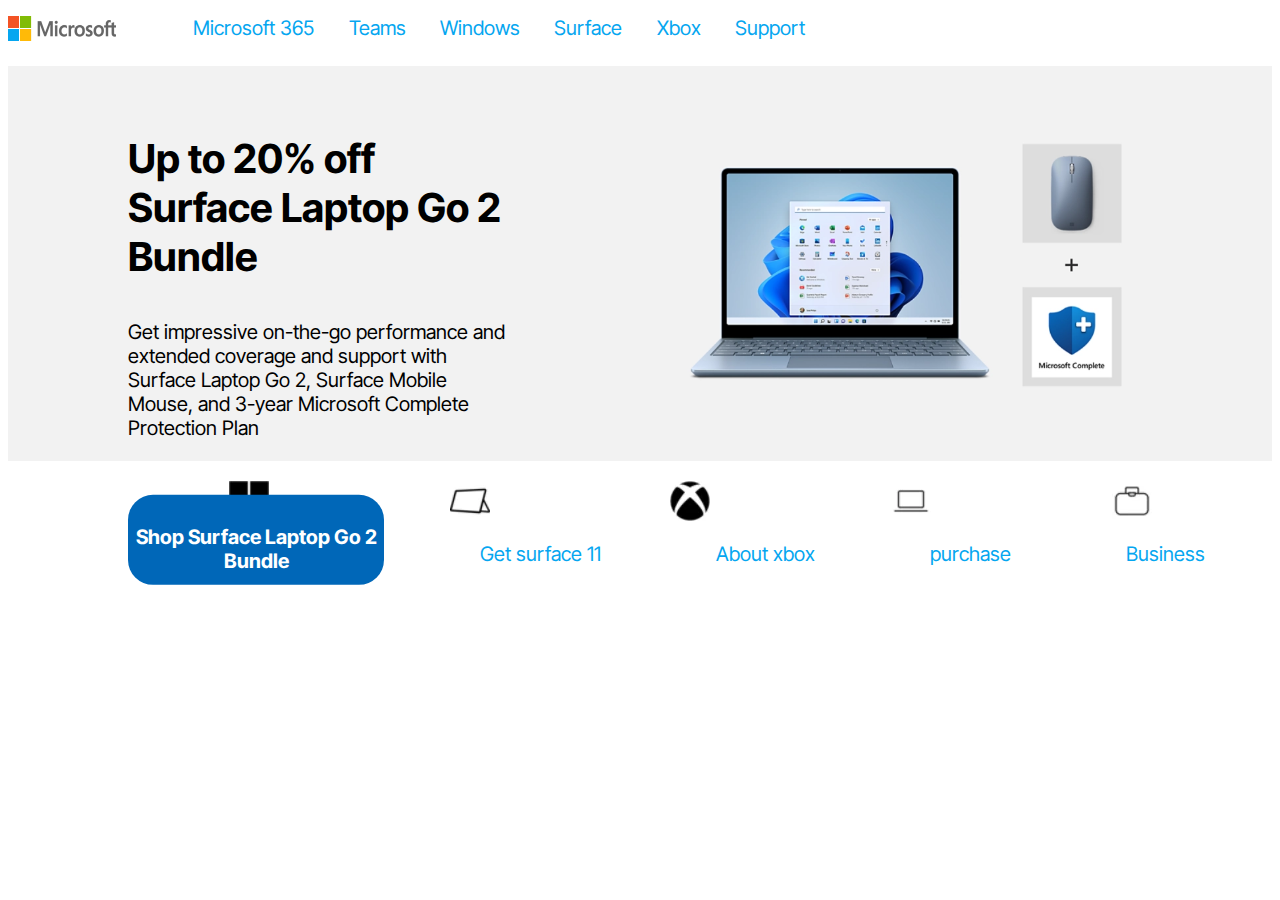
<file: Cucc/index.html>
<!doctype HTML>
<html lang="hu">

<head>
    <title>Macrohard</title>
    <link rel="preconnect" href="https://fonts.googleapis.com">
    <link rel="preconnect" href="https://fonts.gstatic.com" crossorigin>
    <link href="https://fonts.googleapis.com/css2?family=Inter+Tight:wght@300&display=swap" rel="stylesheet">
    <link rel="shortcut icon" href="favicon.ico" type="image/x-icon">
    <link rel="stylesheet" type="text/css" href="css/style.css">

	<!--<script src="js/script.js"></script>-->
	<script>
		const JuanLocation = new Event("juanLocation");
		var juan = document.getElementById("gif");
		juan.addAddEventListener('juanLocation', () =>{
		console.log("juan"+juan.offsetLeft)}
	</script>
</head>

<body>
    <nav class="navigation-bar">
        <img class="logo" src="img/logo.png">
        <ul>
            <li><a href="#">Microsoft 365</a></li>
            <li><a href="#">Teams</a></li>
            <li><a href="#">Windows</a></li>
            <li><a href="#">Surface</a></li>
            <li><a href="#">Xbox</a></li>
            <li><a href="#">Support</a></li>
        </ul>
    </nav>

    <section id="ad">
        <h1 id="advert">Up to 20% off Surface Laptop Go 2 Bundle</h1>
        <p id="adtext">Get impressive on-the-go performance and extended coverage and support with Surface Laptop Go 2, Surface Mobile Mouse, and 3-year Microsoft Complete Protection Plan</p>
        <a class="button" href="surface.html" target="blank">
            Shop Surface Laptop Go 2 Bundle<a>
<img id="adpic" src="img/ad.png">
</section>
<div class="extras">
    <ul>
        <li><a href="https://www.microsoft.com/EN-US/microsoft-365/compare-all-microsoft-365-products?icid=MSCOM_QL_M365" target="_blank" rel="noopener noreferrer"><img src="img/w11.webp"></a></li>
        <li>
            <a href="" target="_blank" rel="noopener noreferrer"><img src="img/surface11.webp" alt=""></a>
        </li>
        <li>
            <a href=""><img src="img/xbox.webp" alt=""></a>
        </li>
        <li>
            <a href=""><img src="img/laptop.webp"></a>
        </li>
        <li>
            <a href="">
                <a href=""><img src="img/briefcase.webp" alt=""></a>
            </a>
        </li>
        </ul>
        </div>
        <div class="extras2">
            <ul>
                <li><a href="">Get microsoft-365</a></li>
                <li><a href="">Get surface 11</a></li>
                <li><a href="">About xbox</a></li>
                <li><a href="">purchase</a></li>
                <li><a href="">Business</a></li>
            </ul>
        </div>
</body>
<html>
</file>
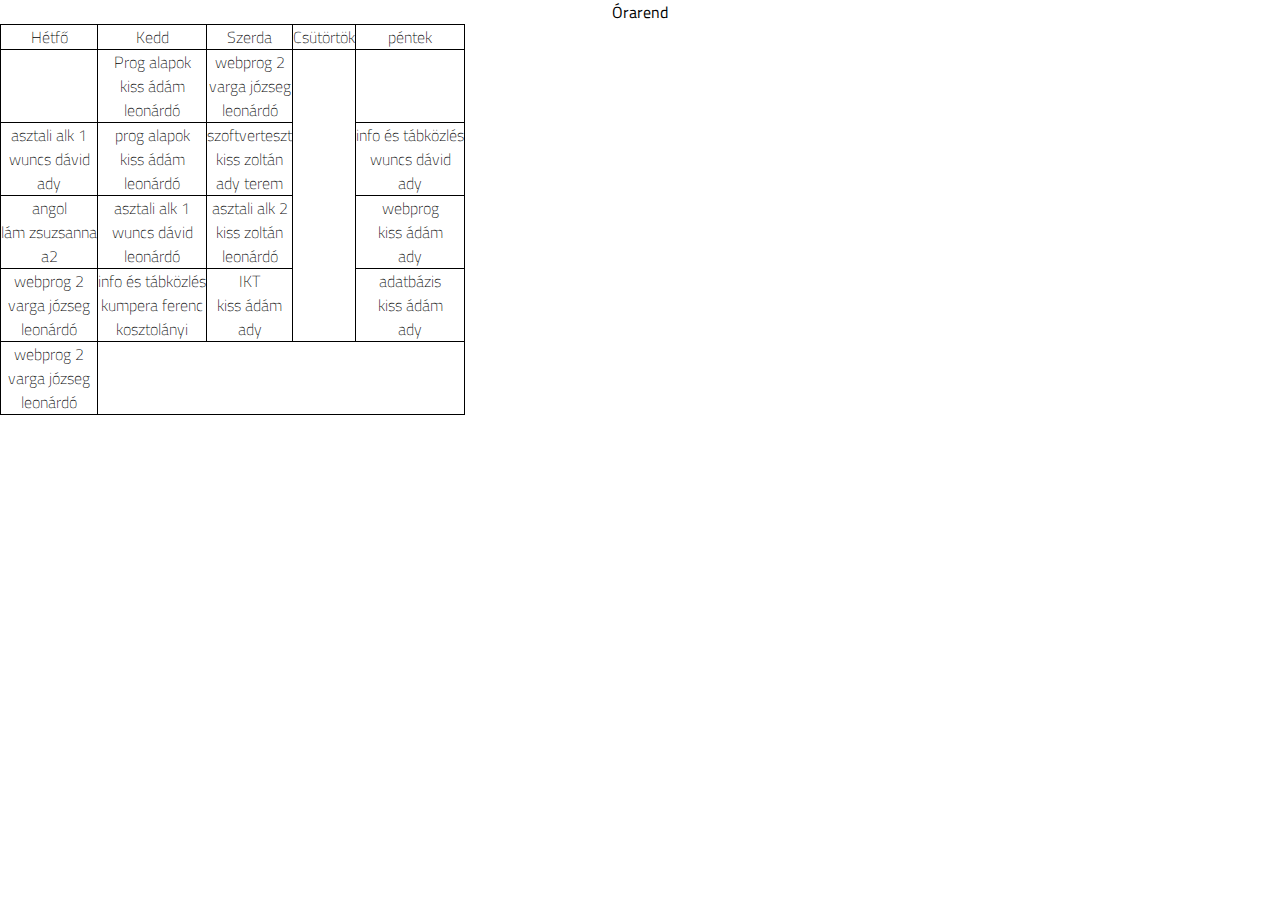
<file: Cucc/orarend.html>
<!DOCTYPE html>
<html lang="en">

<head>
    <meta charset="UTF-8">
    <meta name="viewport" content="width=device-width, initial-scale=1.0">
    <title>Órarend</title>
    <link rel="preconnect" href="https://fonts.googleapis.com">
    <link rel="preconnect" href="https://fonts.gstatic.com" crossorigin>
    <link href="https://fonts.googleapis.com/css2?family=Titillium+Web:ital,wght@1,300&display=swap" rel="stylesheet">
</head>

<body>

    <style>
        * {
            box-sizing: border-box;
            margin: 0;
            padding: 0;
            font-family: 'Titillium Web', sans-serif;
        }
        
        div {
            text-align: center;
        }
        
        table,
        th,
        td {
            font-weight: 100;
            border-collapse: collapse;
            border: 1px solid black;
        }
        
        
        
        tr:hover {
            background-color: #444444;
        }
        
        td:hover {
            background-color: #ff0033;
        }
    </style>

    <div>
        <caption>Órarend</caption>
        <table>
            <thead>
                <tr>
                    <th>Hétfő</th>
                    <th>Kedd</th>
                    <th>Szerda</th>
                    <th>Csütörtök</th>
                    <th>péntek</th>
                </tr>
            </thead>
            <tbody>
                <tr>
                    <td></td>
                    <td>Prog alapok<br>kiss ádám<br>leonárdó</td>
                    <td>webprog 2<br>varga józseg<br>leonárdó</td>
                    <td rowspan="4"></td>
                    <td></td>
                </tr>
                <tr>
                    <td>asztali alk 1<br>wuncs dávid<br>ady</td>
                    <td>prog alapok<br> kiss ádám<br>leonárdó</td>
                    <td>szoftverteszt<br>kiss zoltán<br>ady terem</td>

                    <td>info és tábközlés<br>wuncs dávid<br>ady</td>
                </tr>
                <tr>
                    <td>angol<br>lám zsuzsanna<br>a2 </td>
                    <td>asztali alk 1<br>wuncs dávid<br>leonárdó</td>
                    <td>asztali alk 2<br>kiss zoltán<br>leonárdó</td>

                    <td>webprog<br>kiss ádám<br>ady</td>
                </tr>
                <tr>
                    <td>webprog 2<br>varga józseg<br>leonárdó</td>
                    <td>info és tábközlés<br>kumpera ferenc<br>kosztolányi</td>
                    <td>IKT<br>kiss ádám<br>ady</td>

                    <td>adatbázis<br>kiss ádám<br>ady</td>
                </tr>
                <tr>
                    <td>webprog 2<br>varga józseg<br>leonárdó</td>
                    <td colspan="4"></td>
                </tr>
            </tbody>
        </table>
    </div>
</body>

</html>
</file>
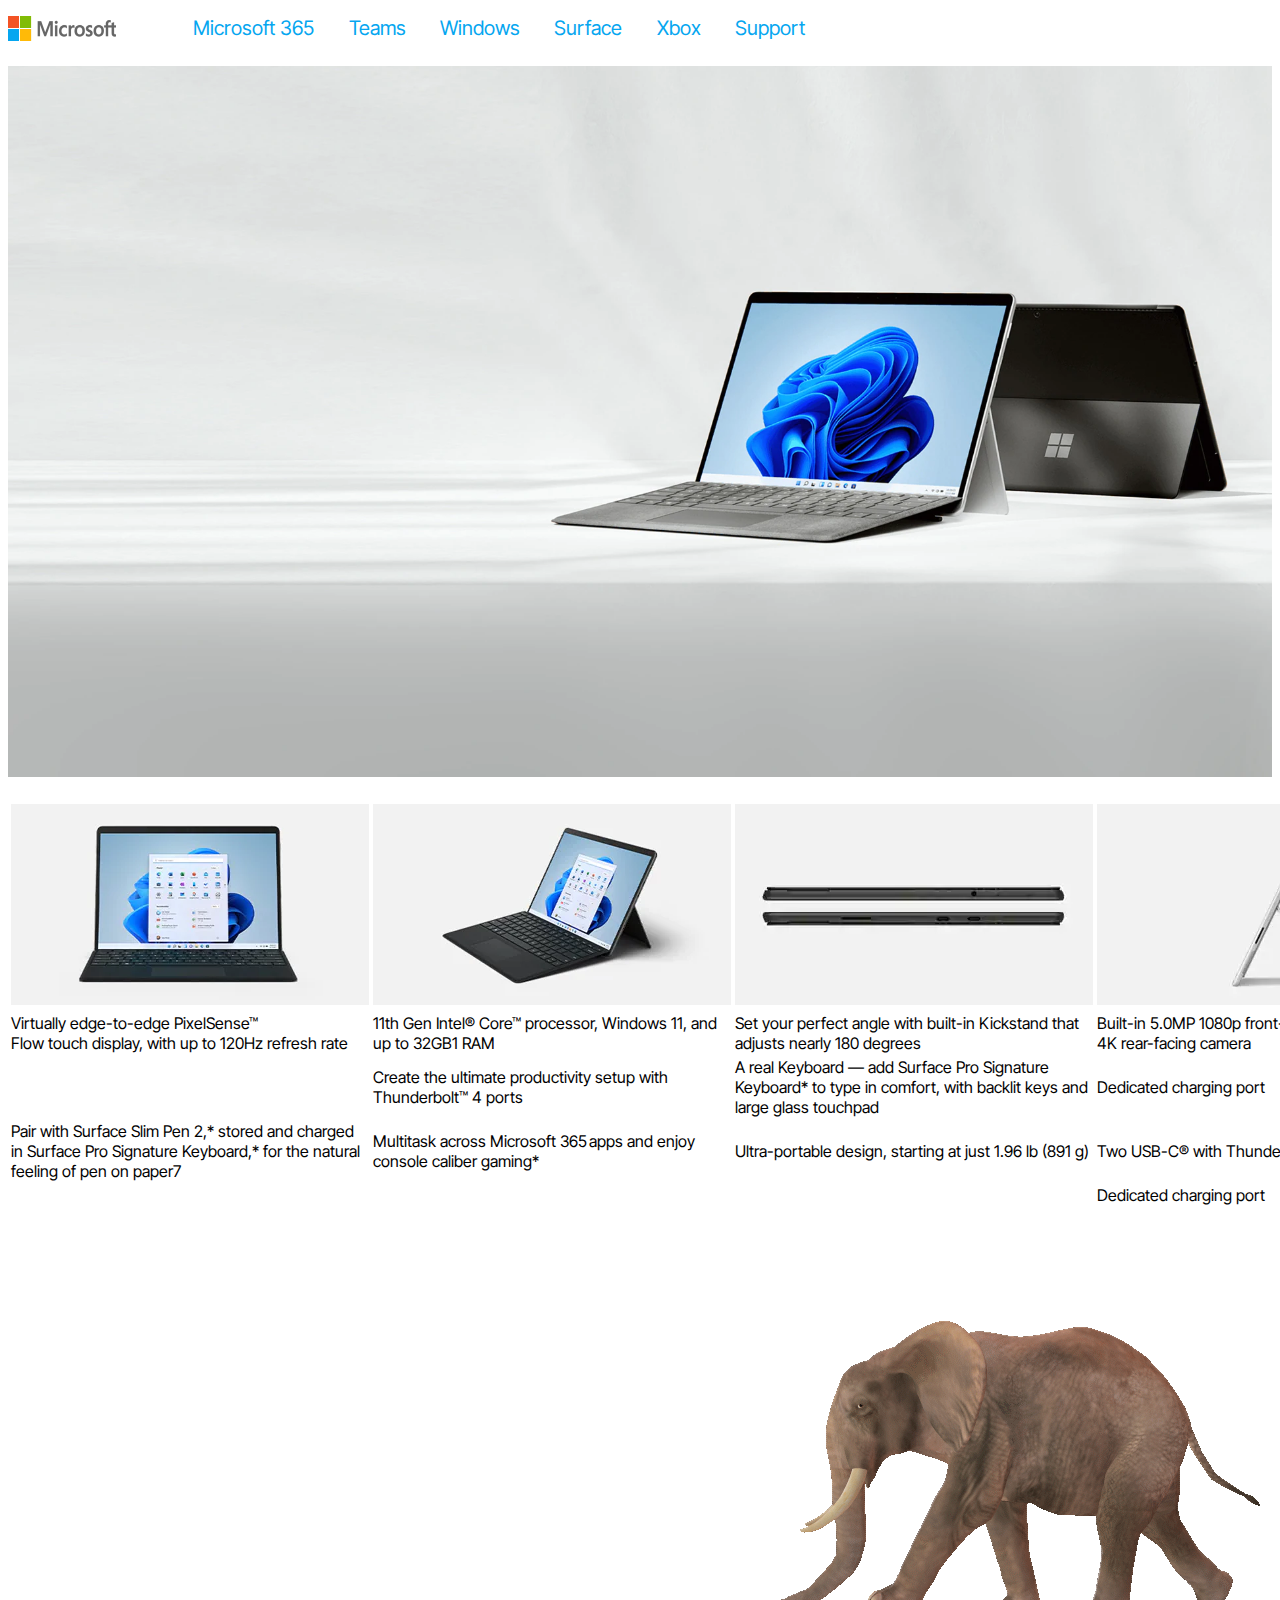
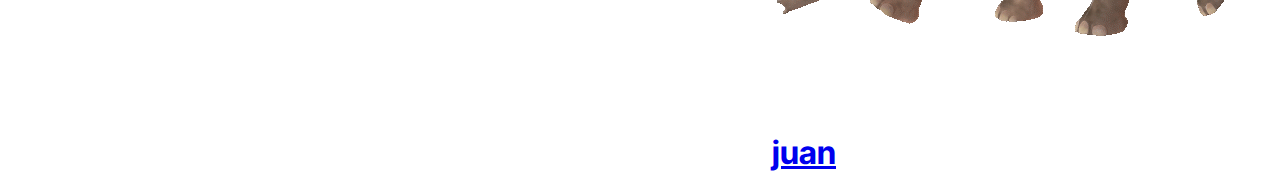
<file: Cucc/surface.html>
<!doctype HTML>
<html lang="hu">

<head>
    <title>Macrohard</title>
    <link rel="preconnect" href="https://fonts.googleapis.com">
    <link rel="preconnect" href="https://fonts.gstatic.com" crossorigin>
    <link href="https://fonts.googleapis.com/css2?family=Inter+Tight:wght@300&display=swap" rel="stylesheet">
    <link rel="shortcut icon" href="favicon.ico" type="image/x-icon">
    <link rel="stylesheet" type="text/css" href="css/style.css">
	<script>
	
		
		setInterval(function() {
		console.log("connected")
		const juan = document.getElementById("gif");
		const juanreal = document.getElementById("phant");
		console.log(juan);
		var x = juan.offsetLeft;
		console.log(x)

		
		if (x < 100){
		
		juanreal.src="img/R2.gif"
		}else if (x > 900){
		juanreal.src="img/R.gif"
		}
		
		}, 1000);
	</script>
</head>

<body>
    <nav class="navigation-bar">
        <img class="logo" src="img/logo.png">
        <ul>
            <li><a href="#">Microsoft 365</a></li>
            <li><a href="#">Teams</a></li>
            <li><a href="#">Windows</a></li>
            <li><a href="#">Surface</a></li>
            <li><a href="#">Xbox</a></li>
            <li><a href="#">Support</a></li>
        </ul>
    </nav>

    <section id="ad">
        <img src="img/adpic2.webp" alt="">

    </section>

    <table>
        <thead>
            <tr>
                <th><img src="img/front.webp" alt="kep1"></th>
                <th><img src="img/side.webp" alt="kep2"></th>
                <th><img src="img/closed.webp" alt="kep3"></th>
                <th><img src="img/sidefull.webp" alt="kep4"></th>
            </tr>
        </thead>
        <tbody>
            <tr>
                <td>Virtually edge-to-edge PixelSense™ <br>Flow touch display, with up to 120Hz refresh rate
                </td>
                <td>11th Gen Intel® Core™ processor, Windows 11, and up to 32GB1 RAM</td>
                <td>Set your perfect angle with built-in Kickstand that adjusts nearly 180 degrees</td>
                <td>Built-in 5.0MP 1080p front-facing camera and 10MP 4K rear-facing camera</td>
            </tr>
            <br>
            <tr>
                <td></td>
                <td>Create the ultimate productivity setup with Thunderbolt™ 4 ports</td>
                <td>A real Keyboard — add Surface Pro Signature Keyboard* to type in comfort, with backlit keys and large glass touchpad</td>
                <td>Dedicated charging port
                </td>
            </tr>
            <tr>
                <td>Pair with Surface Slim Pen 2,* stored and charged<br> in Surface Pro Signature Keyboard,* for the natural feeling of pen on paper7</td>
                <td>Multitask across Microsoft 365 apps and enjoy console caliber gaming*</td>
                <td>Ultra-portable design, starting at just 1.96 lb (891 g)</td>
                <td>Two USB-C® with Thunderbolt™ 4 ports</td>
            </tr>
            <tr>
                <td></td>
                <td></td>
                <td></td>
                <td>Dedicated charging port</td>
            </tr>
        </tbody>
    </table>

    <div id="gif">
        <a href="orarend.html"><img id="phant" src="img/R.gif" alt="">
            <h1 id="j">juan</h1>
        </a>


    </div>
</body>
<html>
</file>
<file: Cucc/css/style.css>
:root {
	--darkblue: #0067b8;
	--lb: #05a6f0;
	--rd: #f35325;
	--yl: #81vc06;
	--gr: #ffba08;
}

.navigation-bar {
	width: 66%;
	margin-bottom: 10px;
}

.logo {
	float: left;
	vertical-align: top;
	width: 108px;
	height: 25px;
	margin-right: 20px;
}

.navigation-bar ul {
	display: flex;
	justify-content: space-around;
	align-items: center;
	list-style-type: none;
	vertical-align: top;
	margin-right: 20px;
}

.navigation-bar li {
	float: left;
	padding-bottom: 10px;
}

.navigation-bar a {
	padding: top 10pt;
	float: left;
	text-decoration: none;
	font-size: 15pt;
	color: var(--lb);
}

.navigation-bar a:hover {
	border-bottom: 2px solid black;
	margin-bottom: -2px;
}

#txt {
	padding-top: 100px;
}

#ad h1 {
	position: absolute;
	width: 30%;
	top: 20%;
	left: 25%;
	transform: translate(-50%, -50%);
	font-size: 40px;
}

#ad p {
	position: absolute;
	width: 30%;
	top: 40%;
	left: 25%;
	transform: translate(-50%, -50%);
	font-size: 20px;
}

#ad img {
	width: 100%;
}

a.button {
	padding-top: 30px;
	border-radius: 25px;
	padding-bottom: 25pt;
	color: white;
	text-decoration: none;
	font-weight: bold;
	text-align: center;
	position: absolute;
	background-color: #0067b8;
	width: 20%;
	height: 3%;
	top: 60%;
	left: 20%;
	transform: translate(-50%, -50%);
	font-size: 20px;
}

a.button:hover {
	background-color: #003b68;
}

h1 {
	color: var(--yl)
}

body {
	font-family: 'Inter Tight', sans-serif;
}

.extras li {
	float: left;
}

.extras a {
	padding: 10pt, 100pt;
	font-size: 15pt;
	text-decoration: none;
	color: var(--lb);
}

.extras ul {
	display: flex;
	justify-content: space-between;
	/*align-items: center;*/
	list-style-type: none;
	vertical-align: top;
	padding-right: 100px;
	margin-right: 20px;
	align-self: start;
}

.extras2 li {
	float: left;
}

.extras2 a {
	padding: 10pt, 100pt;
	font-size: 15pt;
	text-decoration: none;
	color: var(--lb);
}

.extras2 ul {
	display: flex;
	justify-content: space-around;
	/*align-items: center;*/
	list-style-type: none;
	align-items: center;
	margin-right: 10px;
	margin-left: 100px;
	flex-shrink: 1;
}

tr {
	border: 1px red solid;
}

tbody {
	width: 200px;
}

@keyframes moves {
	0% {
		//transform: scale(-1, -11);
		right: 0%;
	}
	
	100% {
		right: 60%;
		//transform: scale(1, 1);
	}
}
@keyframes moves2 {
	0% {
		right: 60%;
	}
	
	100% {
		right: 0%;

	}
}

#gif {
	animation: moves 3s linear 0s infinite alternate none;
	//animation: moves2 6s linear 30s infinite alternate none;
	position: relative;
	float: right;
	//transform: scale(-1, 1);
}

#phant2 {
	visibility: hidden;
}
</file>
